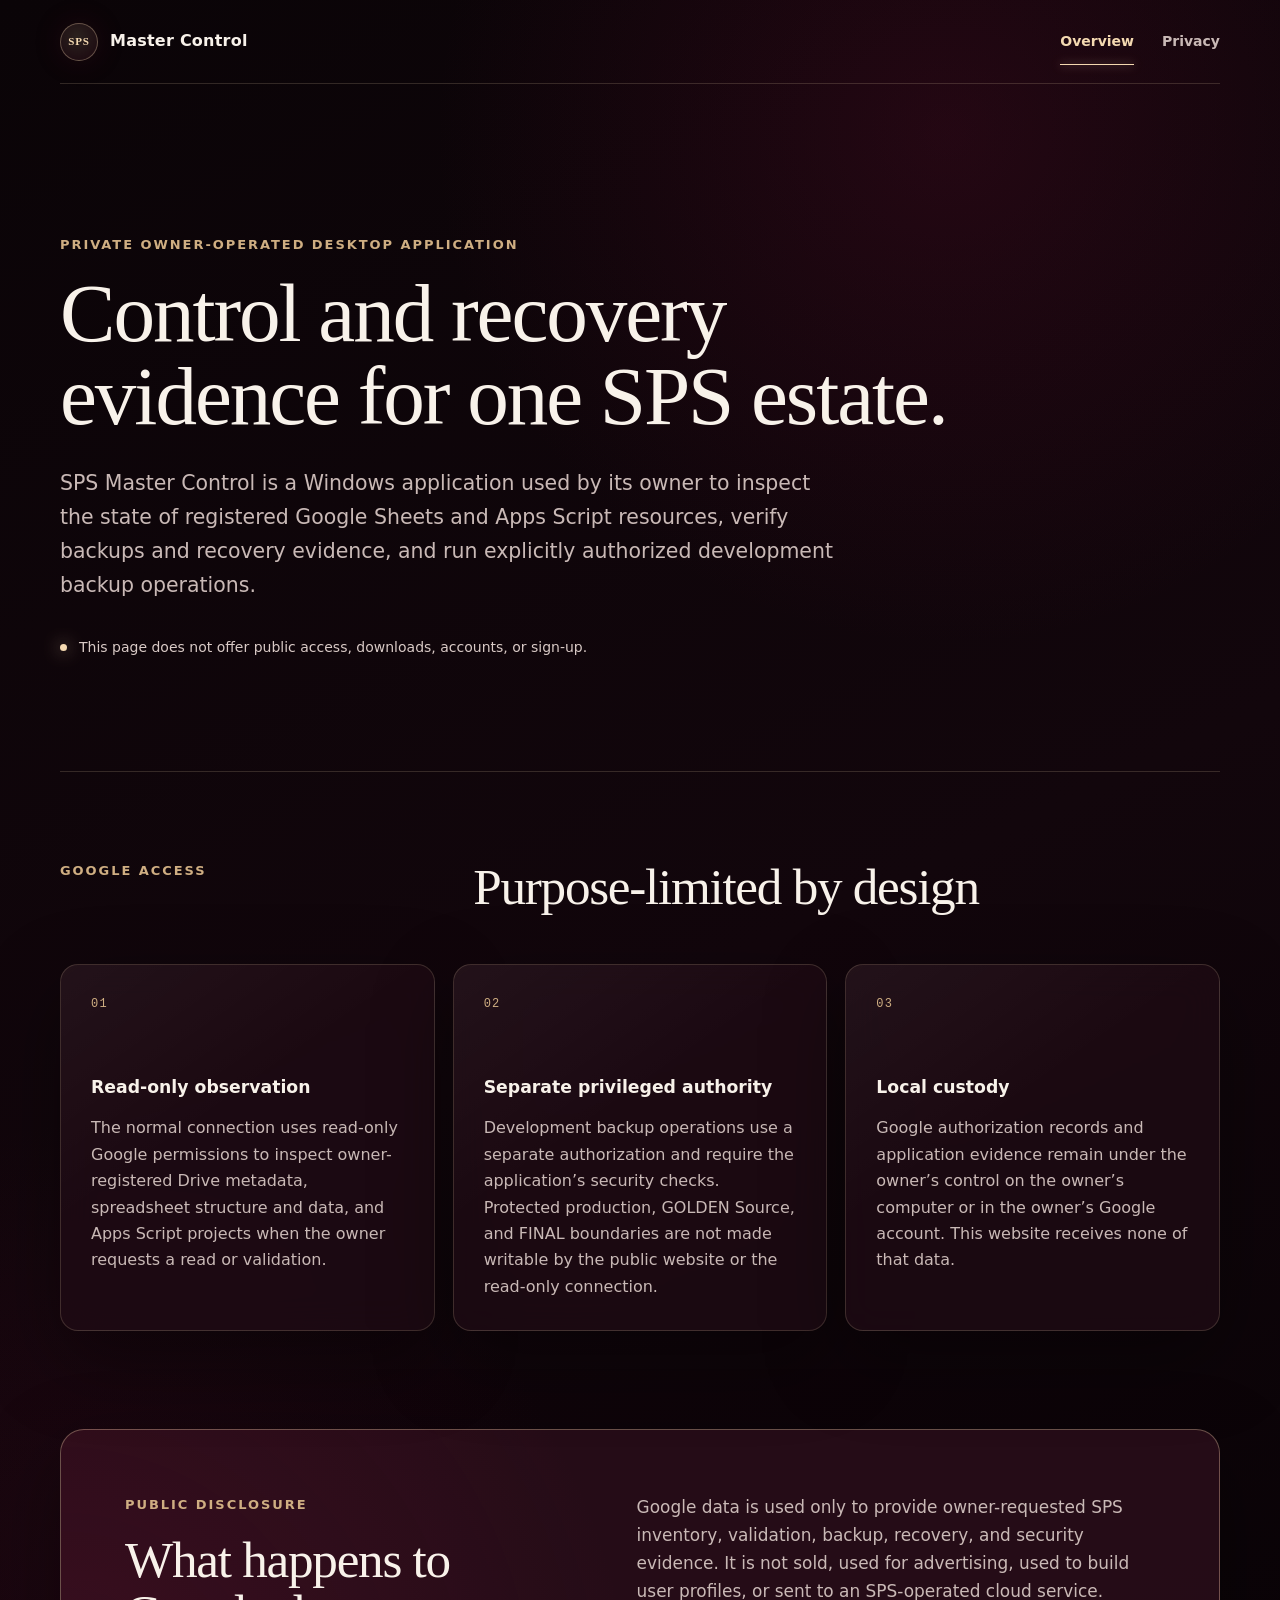
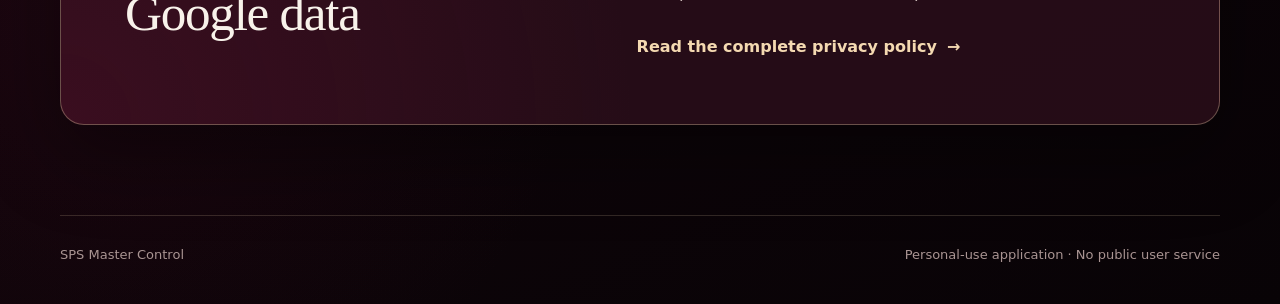
<file: index.html>
<!doctype html>
<html lang="en">
<head>
  <meta charset="utf-8">
  <meta name="viewport" content="width=device-width, initial-scale=1">
  <meta name="color-scheme" content="dark">
  <meta name="theme-color" content="#14070d">
  <meta name="description" content="Official information for SPS Master Control, a private owner-operated Windows desktop application.">
  <title>SPS Master Control</title>
  <link rel="stylesheet" href="styles.css">
</head>
<body>
  <div class="ambient ambient-one" aria-hidden="true"></div>
  <div class="ambient ambient-two" aria-hidden="true"></div>

  <header class="site-header">
    <a class="wordmark" href="index.html" aria-label="SPS Master Control home">
      <span class="mark" aria-hidden="true">SPS</span>
      <span>Master Control</span>
    </a>
    <nav aria-label="Primary navigation">
      <a aria-current="page" href="index.html">Overview</a>
      <a href="privacy.html">Privacy</a>
    </nav>
  </header>

  <main>
    <section class="hero" aria-labelledby="page-title">
      <p class="eyebrow">Private owner-operated desktop application</p>
      <h1 id="page-title">Control and recovery evidence for one SPS estate.</h1>
      <p class="lede">SPS Master Control is a Windows application used by its owner to inspect the state of registered Google Sheets and Apps Script resources, verify backups and recovery evidence, and run explicitly authorized development backup operations.</p>
      <div class="scope-line" role="note">
        <span class="scope-light" aria-hidden="true"></span>
        <span>This page does not offer public access, downloads, accounts, or sign-up.</span>
      </div>
    </section>

    <section class="principles" aria-labelledby="principles-title">
      <div class="section-heading">
        <p class="eyebrow">Google access</p>
        <h2 id="principles-title">Purpose-limited by design</h2>
      </div>
      <div class="card-grid">
        <article class="info-card">
          <p class="card-number">01</p>
          <h3>Read-only observation</h3>
          <p>The normal connection uses read-only Google permissions to inspect owner-registered Drive metadata, spreadsheet structure and data, and Apps Script projects when the owner requests a read or validation.</p>
        </article>
        <article class="info-card">
          <p class="card-number">02</p>
          <h3>Separate privileged authority</h3>
          <p>Development backup operations use a separate authorization and require the application’s security checks. Protected production, GOLDEN Source, and FINAL boundaries are not made writable by the public website or the read-only connection.</p>
        </article>
        <article class="info-card">
          <p class="card-number">03</p>
          <h3>Local custody</h3>
          <p>Google authorization records and application evidence remain under the owner’s control on the owner’s computer or in the owner’s Google account. This website receives none of that data.</p>
        </article>
      </div>
    </section>

    <section class="statement" aria-labelledby="statement-title">
      <div>
        <p class="eyebrow">Public disclosure</p>
        <h2 id="statement-title">What happens to Google data</h2>
      </div>
      <div class="statement-copy">
        <p>Google data is used only to provide owner-requested SPS inventory, validation, backup, recovery, and security evidence. It is not sold, used for advertising, used to build user profiles, or sent to an SPS-operated cloud service.</p>
        <a class="primary-link" href="privacy.html">Read the complete privacy policy <span aria-hidden="true">→</span></a>
      </div>
    </section>
  </main>

  <footer>
    <p>SPS Master Control</p>
    <p>Personal-use application · No public user service</p>
  </footer>
</body>
</html>
</file>
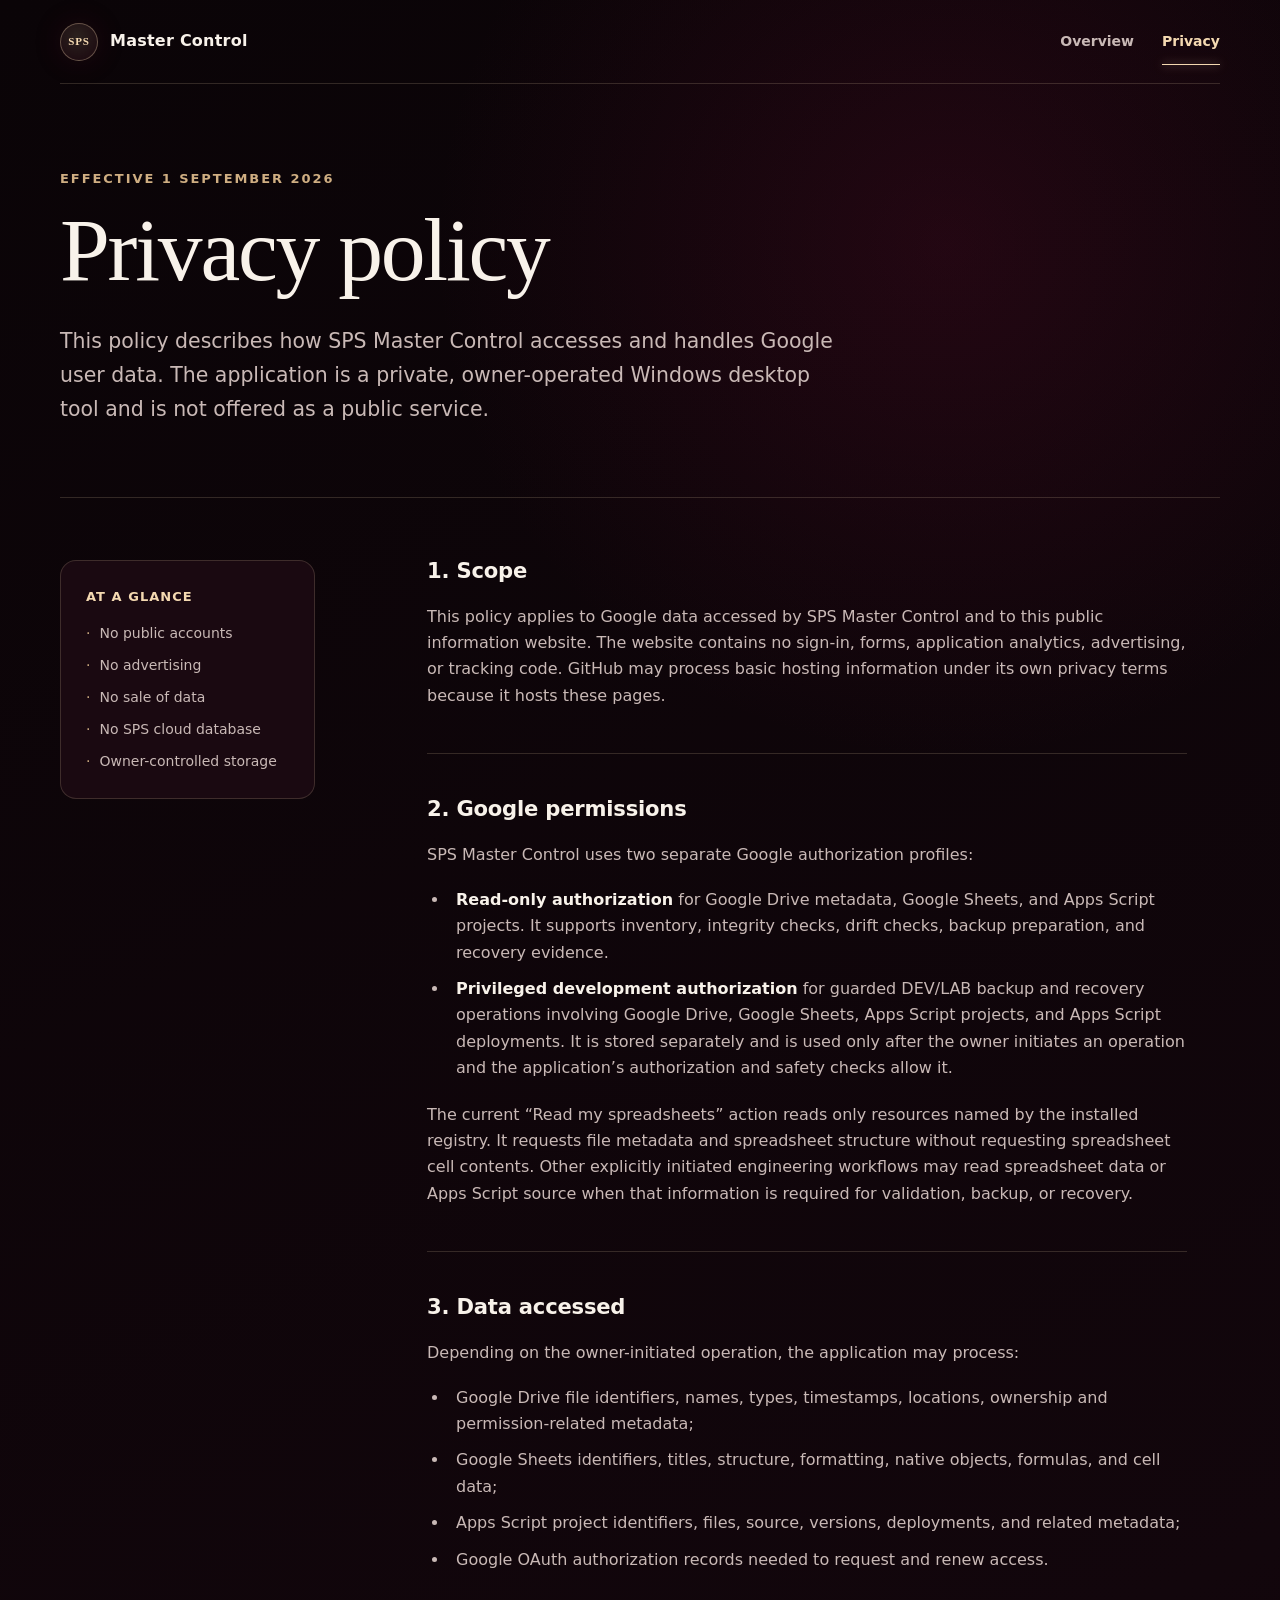
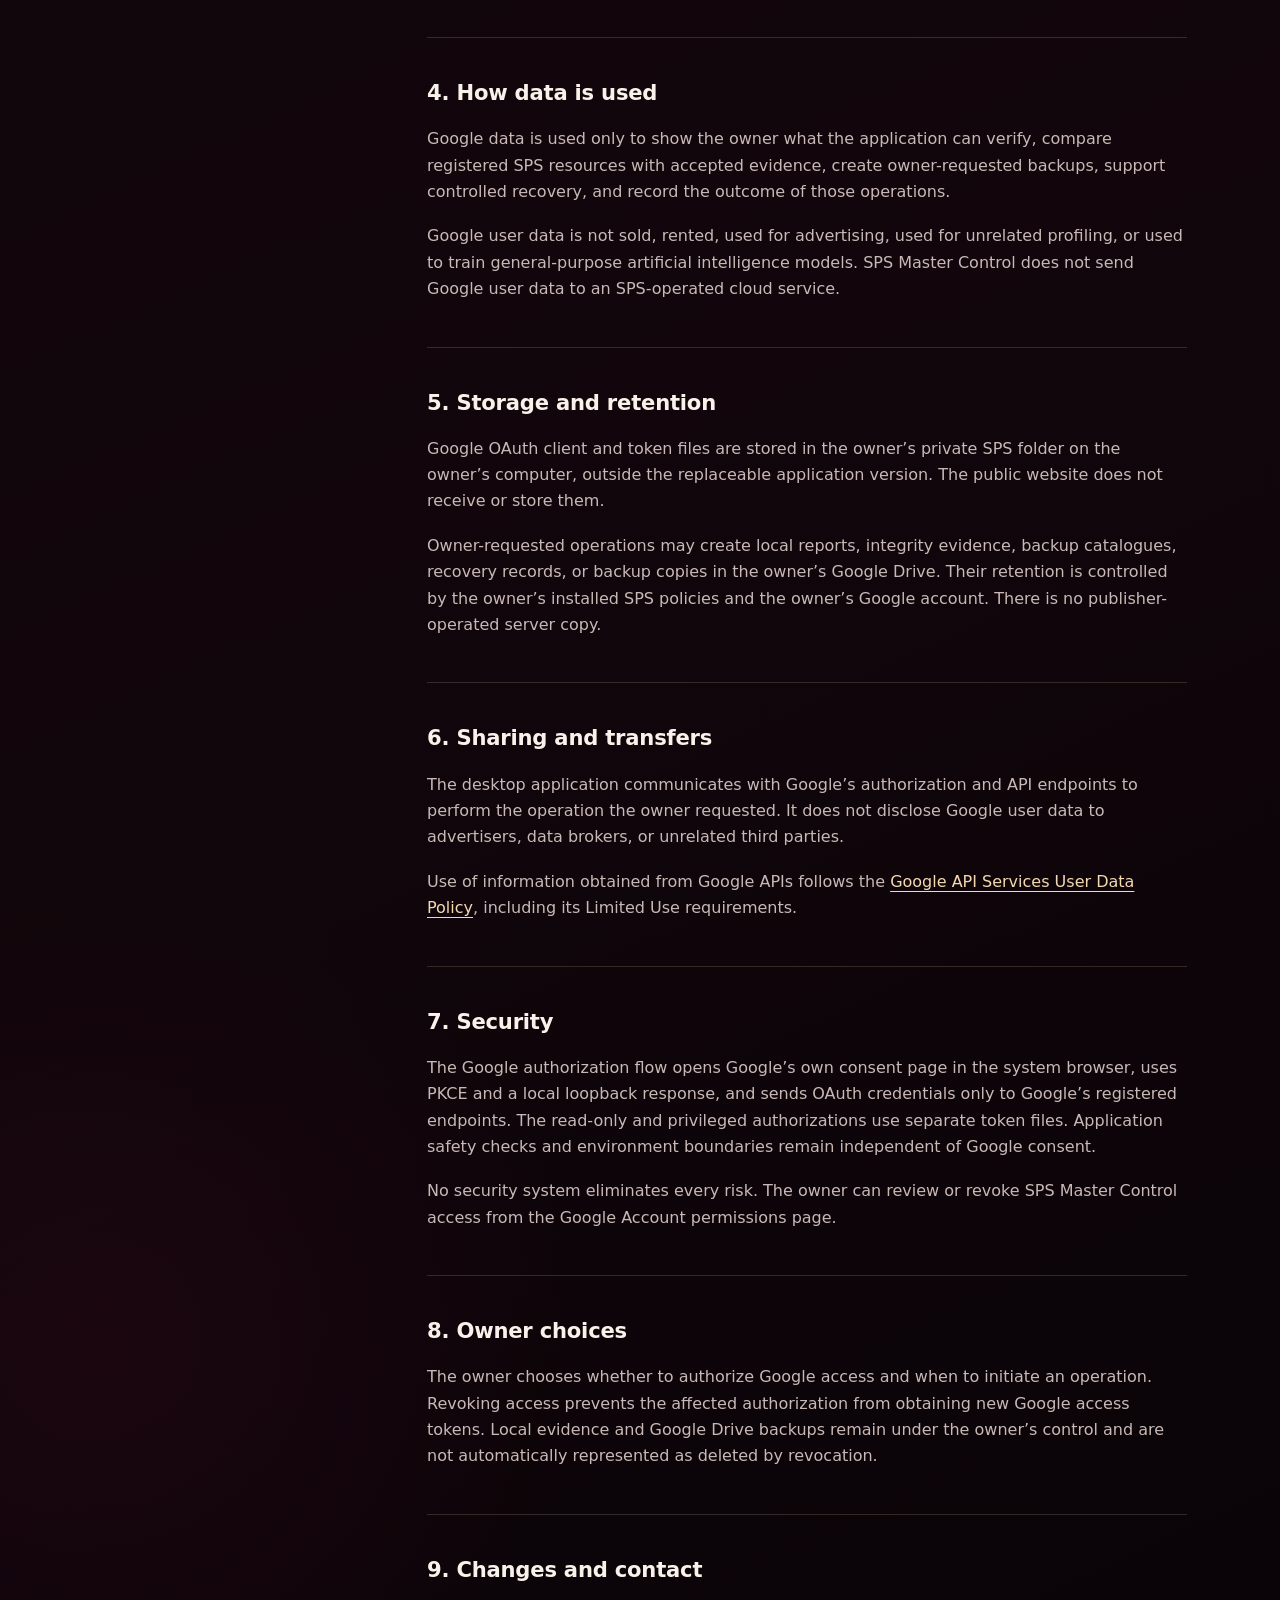
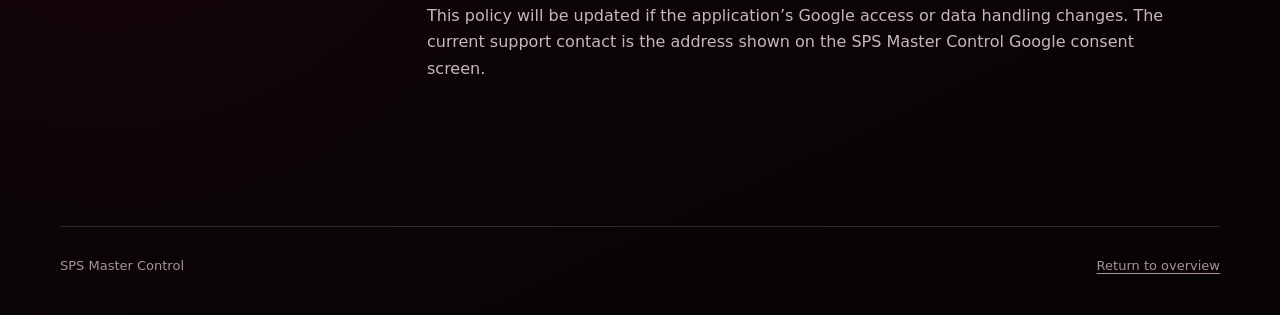
<file: privacy.html>
<!doctype html>
<html lang="en">
<head>
  <meta charset="utf-8">
  <meta name="viewport" content="width=device-width, initial-scale=1">
  <meta name="color-scheme" content="dark">
  <meta name="theme-color" content="#14070d">
  <meta name="description" content="Privacy policy for SPS Master Control and its use of Google API data.">
  <title>Privacy Policy · SPS Master Control</title>
  <link rel="stylesheet" href="styles.css">
</head>
<body>
  <div class="ambient ambient-one" aria-hidden="true"></div>
  <div class="ambient ambient-two" aria-hidden="true"></div>

  <header class="site-header">
    <a class="wordmark" href="index.html" aria-label="SPS Master Control home">
      <span class="mark" aria-hidden="true">SPS</span>
      <span>Master Control</span>
    </a>
    <nav aria-label="Primary navigation">
      <a href="index.html">Overview</a>
      <a aria-current="page" href="privacy.html">Privacy</a>
    </nav>
  </header>

  <main class="policy-shell">
    <header class="policy-header">
      <p class="eyebrow">Effective 1 September 2026</p>
      <h1>Privacy policy</h1>
      <p class="lede">This policy describes how SPS Master Control accesses and handles Google user data. The application is a private, owner-operated Windows desktop tool and is not offered as a public service.</p>
    </header>

    <div class="policy-layout">
      <aside aria-label="Policy summary">
        <p class="aside-label">At a glance</p>
        <ul>
          <li>No public accounts</li>
          <li>No advertising</li>
          <li>No sale of data</li>
          <li>No SPS cloud database</li>
          <li>Owner-controlled storage</li>
        </ul>
      </aside>

      <article class="policy-content">
        <section>
          <h2>1. Scope</h2>
          <p>This policy applies to Google data accessed by SPS Master Control and to this public information website. The website contains no sign-in, forms, application analytics, advertising, or tracking code. GitHub may process basic hosting information under its own privacy terms because it hosts these pages.</p>
        </section>

        <section>
          <h2>2. Google permissions</h2>
          <p>SPS Master Control uses two separate Google authorization profiles:</p>
          <ul>
            <li><strong>Read-only authorization</strong> for Google Drive metadata, Google Sheets, and Apps Script projects. It supports inventory, integrity checks, drift checks, backup preparation, and recovery evidence.</li>
            <li><strong>Privileged development authorization</strong> for guarded DEV/LAB backup and recovery operations involving Google Drive, Google Sheets, Apps Script projects, and Apps Script deployments. It is stored separately and is used only after the owner initiates an operation and the application’s authorization and safety checks allow it.</li>
          </ul>
          <p>The current “Read my spreadsheets” action reads only resources named by the installed registry. It requests file metadata and spreadsheet structure without requesting spreadsheet cell contents. Other explicitly initiated engineering workflows may read spreadsheet data or Apps Script source when that information is required for validation, backup, or recovery.</p>
        </section>

        <section>
          <h2>3. Data accessed</h2>
          <p>Depending on the owner-initiated operation, the application may process:</p>
          <ul>
            <li>Google Drive file identifiers, names, types, timestamps, locations, ownership and permission-related metadata;</li>
            <li>Google Sheets identifiers, titles, structure, formatting, native objects, formulas, and cell data;</li>
            <li>Apps Script project identifiers, files, source, versions, deployments, and related metadata;</li>
            <li>Google OAuth authorization records needed to request and renew access.</li>
          </ul>
        </section>

        <section>
          <h2>4. How data is used</h2>
          <p>Google data is used only to show the owner what the application can verify, compare registered SPS resources with accepted evidence, create owner-requested backups, support controlled recovery, and record the outcome of those operations.</p>
          <p>Google user data is not sold, rented, used for advertising, used for unrelated profiling, or used to train general-purpose artificial intelligence models. SPS Master Control does not send Google user data to an SPS-operated cloud service.</p>
        </section>

        <section>
          <h2>5. Storage and retention</h2>
          <p>Google OAuth client and token files are stored in the owner’s private SPS folder on the owner’s computer, outside the replaceable application version. The public website does not receive or store them.</p>
          <p>Owner-requested operations may create local reports, integrity evidence, backup catalogues, recovery records, or backup copies in the owner’s Google Drive. Their retention is controlled by the owner’s installed SPS policies and the owner’s Google account. There is no publisher-operated server copy.</p>
        </section>

        <section>
          <h2>6. Sharing and transfers</h2>
          <p>The desktop application communicates with Google’s authorization and API endpoints to perform the operation the owner requested. It does not disclose Google user data to advertisers, data brokers, or unrelated third parties.</p>
          <p>Use of information obtained from Google APIs follows the <a href="https://developers.google.com/terms/api-services-user-data-policy" rel="external">Google API Services User Data Policy</a>, including its Limited Use requirements.</p>
        </section>

        <section>
          <h2>7. Security</h2>
          <p>The Google authorization flow opens Google’s own consent page in the system browser, uses PKCE and a local loopback response, and sends OAuth credentials only to Google’s registered endpoints. The read-only and privileged authorizations use separate token files. Application safety checks and environment boundaries remain independent of Google consent.</p>
          <p>No security system eliminates every risk. The owner can review or revoke SPS Master Control access from the Google Account permissions page.</p>
        </section>

        <section>
          <h2>8. Owner choices</h2>
          <p>The owner chooses whether to authorize Google access and when to initiate an operation. Revoking access prevents the affected authorization from obtaining new Google access tokens. Local evidence and Google Drive backups remain under the owner’s control and are not automatically represented as deleted by revocation.</p>
        </section>

        <section>
          <h2>9. Changes and contact</h2>
          <p>This policy will be updated if the application’s Google access or data handling changes. The current support contact is the address shown on the SPS Master Control Google consent screen.</p>
        </section>
      </article>
    </div>
  </main>

  <footer>
    <p>SPS Master Control</p>
    <p><a href="index.html">Return to overview</a></p>
  </footer>
</body>
</html>
</file>
<file: styles.css>
:root {
  color-scheme: dark;
  --field: #0d0509;
  --field-soft: #170810;
  --wine: #4d0d24;
  --wine-bright: #7a1738;
  --glass: rgba(31, 12, 21, 0.74);
  --glass-strong: rgba(42, 14, 26, 0.88);
  --line: rgba(244, 217, 177, 0.17);
  --line-strong: rgba(244, 217, 177, 0.33);
  --starlight: #f4d9b1;
  --starlight-soft: #cfae82;
  --text: #f8f2ea;
  --muted: #c9b9b6;
  --shadow: 0 28px 80px rgba(0, 0, 0, 0.38);
  font-family: Inter, ui-sans-serif, system-ui, -apple-system, BlinkMacSystemFont, "Segoe UI", sans-serif;
  background: var(--field);
  color: var(--text);
}

* { box-sizing: border-box; }

html { scroll-behavior: smooth; }

body {
  min-width: 320px;
  min-height: 100vh;
  margin: 0;
  overflow-x: hidden;
  background:
    radial-gradient(circle at 74% 7%, rgba(116, 16, 54, 0.22), transparent 32rem),
    radial-gradient(circle at 8% 84%, rgba(88, 12, 42, 0.18), transparent 30rem),
    linear-gradient(155deg, #0a0407 0%, #12060c 52%, #080306 100%);
  color: var(--text);
  font-size: 16px;
  line-height: 1.65;
}

body::before {
  position: fixed;
  inset: 0;
  z-index: -3;
  content: "";
  pointer-events: none;
  opacity: 0.34;
  background-image:
    radial-gradient(circle, rgba(255, 240, 213, 0.72) 0 1px, transparent 1.2px),
    radial-gradient(circle, rgba(255, 222, 191, 0.46) 0 1px, transparent 1.2px);
  background-position: 4% 15%, 72% 43%;
  background-size: 181px 181px, 263px 263px;
}

a {
  color: inherit;
  text-underline-offset: 0.22em;
}

a:focus-visible {
  outline: 2px solid var(--starlight);
  outline-offset: 5px;
  border-radius: 3px;
}

.ambient {
  position: fixed;
  z-index: -2;
  width: 28rem;
  aspect-ratio: 1;
  border: 1px solid rgba(237, 202, 160, 0.08);
  border-radius: 50%;
  pointer-events: none;
  filter: blur(0.2px);
}

.ambient::before,
.ambient::after {
  position: absolute;
  border: 1px solid rgba(237, 202, 160, 0.06);
  border-radius: inherit;
  content: "";
}

.ambient::before { inset: 13%; }
.ambient::after { inset: 28%; }
.ambient-one { top: -12rem; right: -8rem; }
.ambient-two { bottom: -17rem; left: -11rem; width: 35rem; }

.site-header,
main,
footer {
  width: min(1160px, calc(100% - 40px));
  margin-inline: auto;
}

.site-header {
  display: flex;
  align-items: center;
  justify-content: space-between;
  min-height: 84px;
  border-bottom: 1px solid var(--line);
}

.wordmark {
  display: inline-flex;
  gap: 12px;
  align-items: center;
  color: var(--text);
  font-weight: 650;
  letter-spacing: 0.015em;
  text-decoration: none;
}

.mark {
  display: inline-grid;
  width: 38px;
  height: 38px;
  place-items: center;
  border: 1px solid var(--line-strong);
  border-radius: 50%;
  background: radial-gradient(circle at 45% 35%, rgba(244, 217, 177, 0.14), rgba(97, 17, 49, 0.18));
  color: var(--starlight);
  font-family: Georgia, "Times New Roman", serif;
  font-size: 11px;
  letter-spacing: 0.08em;
  box-shadow: 0 0 30px rgba(122, 23, 56, 0.16);
}

nav { display: flex; gap: 28px; }

nav a {
  position: relative;
  color: var(--muted);
  font-size: 14px;
  font-weight: 650;
  text-decoration: none;
}

nav a:hover,
nav a[aria-current="page"] { color: var(--starlight); }

nav a[aria-current="page"]::after {
  position: absolute;
  right: 0;
  bottom: -12px;
  left: 0;
  height: 1px;
  background: var(--starlight);
  box-shadow: 0 0 10px rgba(244, 217, 177, 0.7);
  content: "";
}

.hero {
  padding: clamp(76px, 12vw, 150px) 0 clamp(70px, 9vw, 112px);
  border-bottom: 1px solid var(--line);
}

.eyebrow {
  margin: 0 0 17px;
  color: var(--starlight-soft);
  font-size: 13px;
  font-weight: 750;
  letter-spacing: 0.15em;
  text-transform: uppercase;
}

h1,
h2,
h3,
p { overflow-wrap: break-word; }

h1,
h2 {
  font-family: Georgia, "Times New Roman", serif;
  font-weight: 500;
  letter-spacing: -0.025em;
}

h1 {
  max-width: 920px;
  margin: 0;
  font-size: clamp(2.8rem, 6.5vw, 5.8rem);
  line-height: 0.99;
}

h2 {
  margin: 0;
  font-size: clamp(2rem, 4vw, 3.5rem);
  line-height: 1.05;
}

h3 {
  margin: 0 0 14px;
  font-size: 1.08rem;
  font-weight: 700;
}

.lede {
  max-width: 790px;
  margin: 30px 0 0;
  color: var(--muted);
  font-size: clamp(1.05rem, 1.7vw, 1.28rem);
  line-height: 1.65;
}

.scope-line {
  display: flex;
  gap: 12px;
  align-items: center;
  margin-top: 34px;
  color: #d9cac6;
  font-size: 14px;
}

.scope-light {
  width: 7px;
  height: 7px;
  flex: 0 0 auto;
  border-radius: 50%;
  background: var(--starlight);
  box-shadow: 0 0 18px rgba(244, 217, 177, 0.82);
}

.principles { padding: 88px 0 98px; }

.section-heading {
  display: grid;
  grid-template-columns: 1fr 2fr;
  gap: 40px;
  align-items: end;
  margin-bottom: 50px;
}

.section-heading .eyebrow { align-self: start; }

.card-grid {
  display: grid;
  grid-template-columns: repeat(3, 1fr);
  gap: 18px;
}

.info-card {
  min-height: 275px;
  padding: 30px;
  border: 1px solid var(--line);
  border-radius: 18px;
  background:
    linear-gradient(145deg, rgba(255, 255, 255, 0.035), transparent 42%),
    var(--glass);
  box-shadow: var(--shadow);
  backdrop-filter: blur(18px);
}

.info-card p:last-child {
  margin: 0;
  color: var(--muted);
}

.card-number {
  margin: 0 0 58px;
  color: var(--starlight-soft);
  font-family: ui-monospace, SFMono-Regular, Consolas, monospace;
  font-size: 12px;
  letter-spacing: 0.1em;
}

.statement {
  display: grid;
  grid-template-columns: minmax(0, 0.92fr) minmax(0, 1.08fr);
  gap: 70px;
  margin-bottom: 90px;
  padding: clamp(34px, 6vw, 64px);
  border: 1px solid var(--line-strong);
  border-radius: 24px;
  background:
    radial-gradient(circle at 0 100%, rgba(119, 20, 57, 0.24), transparent 48%),
    var(--glass-strong);
  box-shadow: var(--shadow);
}

.statement-copy > p {
  margin: 0 0 28px;
  color: var(--muted);
  font-size: 1.06rem;
}

.primary-link {
  display: inline-flex;
  gap: 10px;
  align-items: center;
  color: var(--starlight);
  font-weight: 750;
  text-decoration: none;
}

.primary-link:hover { text-decoration: underline; }

footer {
  display: flex;
  justify-content: space-between;
  gap: 30px;
  padding: 28px 0 38px;
  border-top: 1px solid var(--line);
  color: #a99492;
  font-size: 13px;
}

footer p { margin: 0; }

.policy-shell { padding-bottom: 100px; }

.policy-header {
  padding: 84px 0 70px;
  border-bottom: 1px solid var(--line);
}

.policy-header h1 { font-size: clamp(3rem, 7vw, 6rem); }

.policy-layout {
  display: grid;
  grid-template-columns: 255px minmax(0, 760px);
  gap: clamp(52px, 9vw, 112px);
  align-items: start;
  padding-top: 62px;
}

aside {
  position: sticky;
  top: 28px;
  padding: 25px;
  border: 1px solid var(--line);
  border-radius: 16px;
  background: var(--glass);
}

.aside-label {
  margin: 0 0 15px;
  color: var(--starlight);
  font-size: 13px;
  font-weight: 750;
  letter-spacing: 0.08em;
  text-transform: uppercase;
}

aside ul {
  display: grid;
  gap: 9px;
  margin: 0;
  padding: 0;
  color: var(--muted);
  font-size: 14px;
  list-style: none;
}

aside li::before {
  margin-right: 9px;
  color: var(--starlight-soft);
  content: "·";
}

.policy-content section {
  padding: 0 0 44px;
  margin-bottom: 44px;
  border-bottom: 1px solid var(--line);
}

.policy-content section:last-child {
  margin-bottom: 0;
  border-bottom: 0;
}

.policy-content h2 {
  margin-bottom: 22px;
  font-family: inherit;
  font-size: 1.32rem;
  font-weight: 750;
  letter-spacing: -0.01em;
}

.policy-content p,
.policy-content li { color: var(--muted); }

.policy-content p { margin: 0 0 18px; }
.policy-content p:last-child { margin-bottom: 0; }
.policy-content ul { margin: 0 0 20px; padding-left: 22px; }
.policy-content li { margin-bottom: 10px; padding-left: 7px; }
.policy-content strong { color: var(--text); }
.policy-content a { color: var(--starlight); }

@media (max-width: 820px) {
  .section-heading,
  .statement,
  .policy-layout { grid-template-columns: 1fr; }

  .card-grid { grid-template-columns: 1fr; }
  .info-card { min-height: 0; }
  .card-number { margin-bottom: 36px; }
  .statement { gap: 28px; }
  .policy-layout { gap: 44px; }
  aside { position: static; }
}

@media (max-width: 560px) {
  .site-header,
  main,
  footer { width: min(100% - 28px, 1160px); }

  .site-header { min-height: 76px; }
  .wordmark > span:last-child { display: none; }
  nav { gap: 20px; }
  .hero { padding-top: 72px; }
  h1 { font-size: clamp(2.7rem, 14vw, 4.5rem); }
  .info-card { padding: 25px; }
  .statement { padding: 28px; }
  footer { flex-direction: column; gap: 8px; }
}

@media (prefers-reduced-motion: reduce) {
  html { scroll-behavior: auto; }
}
</file>
